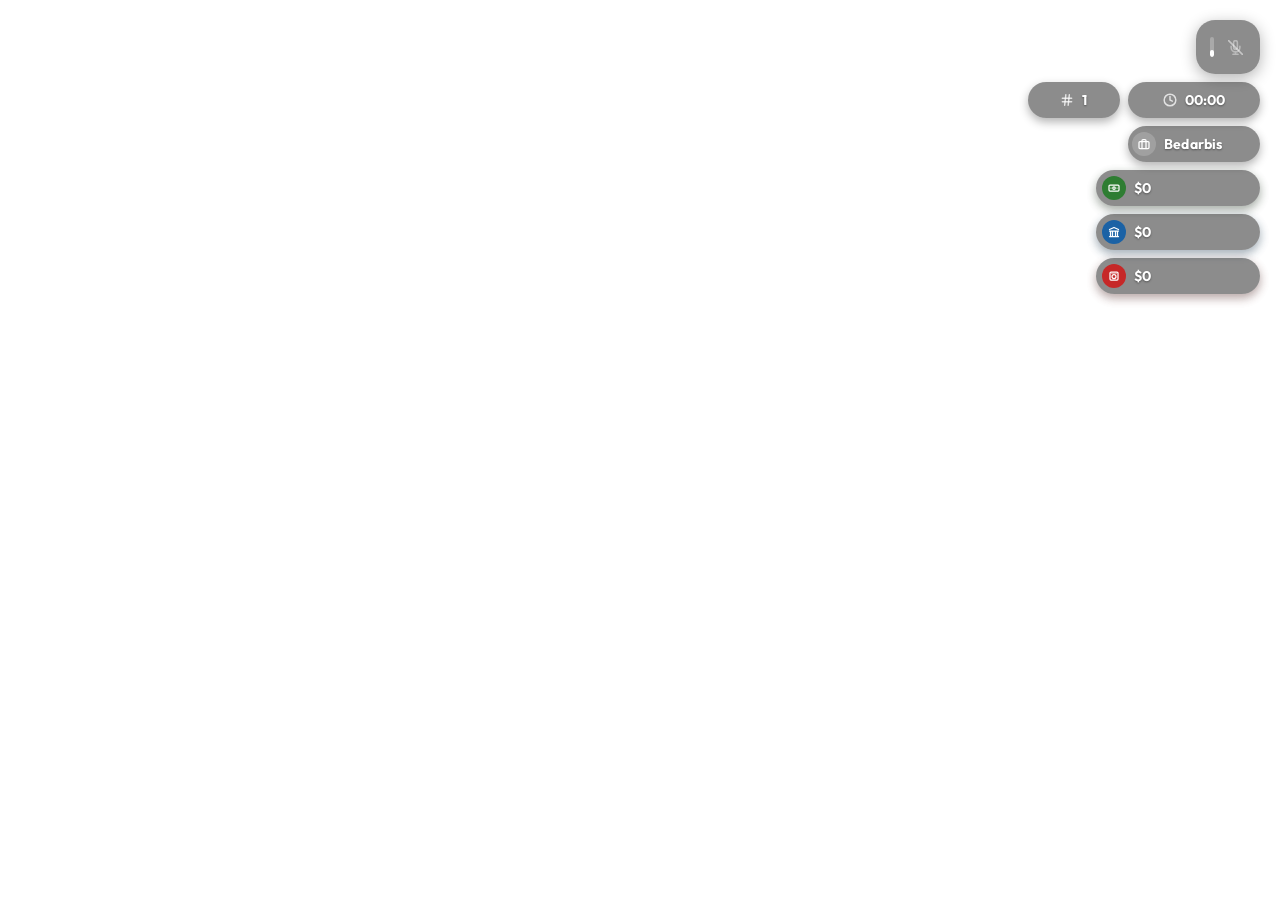
<file: html/index.html>
<!DOCTYPE html>
<html lang="lt">
<head>
    <meta charset="UTF-8">
    <meta name="viewport" content="width=device-width, initial-scale=1.0">
    <title>JG HUD</title>
    <!-- Fonts -->
    <link href="https://fonts.googleapis.com/css2?family=Outfit:wght@300;400;500;600;700&family=Inter:wght@400;500;600&display=swap" rel="stylesheet">
    <!-- Stylesheet -->
    <link rel="stylesheet" href="style.css">
</head>
<body>
    <!-- HUD container on Top Right -->
    <div id="hud-container">
        <!-- Voice Row (Without Profile Avatar) -->
        <div class="hud-row" id="voice-row">
            <!-- Equalizer waves when talking (placed next to card) -->
            <div class="sound-waves" id="sound-waves">
                <span class="wave-bar"></span>
                <span class="wave-bar"></span>
                <span class="wave-bar"></span>
                <span class="wave-bar"></span>
            </div>

            <div class="voice-container glass-card">
                <!-- Voice Level Indicator (Vertical Bar) -->
                <div class="voice-level" id="voice-level">
                    <div class="voice-level-fill" id="voice-level-fill"></div>
                </div>
                <!-- Microphone Icon -->
                <div class="voice-mic-box">
                    <svg id="mic-svg" class="mic-icon muted" viewBox="0 0 24 24" fill="none" stroke="currentColor" stroke-width="2.5" stroke-linecap="round" stroke-linejoin="round">
                        <!-- Muted state with slash by default -->
                        <path class="mic-body" d="M12 1a3 3 0 0 0-3 3v8a3 3 0 0 0 6 0V4a3 3 0 0 0-3-3z"/>
                        <path class="mic-stand" d="M19 10v2a7 7 0 0 1-14 0v-2M12 19v4M8 23h8"/>
                        <line class="mic-slash" x1="1" y1="1" x2="23" y2="23" />
                    </svg>
                </div>
            </div>
        </div>

        <!-- ID and Time Row (Side by side) -->
        <div class="hud-row split-row">
            <!-- ID Pill -->
            <div class="hud-pill glass-card shrink" id="id-pill">
                <svg viewBox="0 0 24 24" class="icon-svg-no-bg" fill="none" stroke="currentColor" stroke-width="2.5" stroke-linecap="round" stroke-linejoin="round">
                    <line x1="4" y1="9" x2="20" y2="9"></line>
                    <line x1="4" y1="15" x2="20" y2="15"></line>
                    <line x1="10" y1="3" x2="8" y2="21"></line>
                    <line x1="16" y1="3" x2="14" y2="21"></line>
                </svg>
                <span id="player-id">1</span>
            </div>
            <!-- Time Pill -->
            <div class="hud-pill glass-card expand-time" id="time-pill">
                <svg viewBox="0 0 24 24" class="icon-svg-no-bg" fill="none" stroke="currentColor" stroke-width="2.5" stroke-linecap="round" stroke-linejoin="round">
                    <circle cx="12" cy="12" r="10"></circle>
                    <polyline points="12 6 12 12 16 14"></polyline>
                </svg>
                <span id="server-time">00:00</span>
            </div>
        </div>

        <!-- Job Row -->
        <div class="hud-row">
            <div class="hud-pill glass-card job-pill" id="job-pill">
                <div class="icon-wrapper icon-grey-bg">
                    <svg viewBox="0 0 24 24" class="icon-svg" fill="none" stroke="currentColor" stroke-width="2.5" stroke-linecap="round" stroke-linejoin="round">
                        <rect x="2" y="7" width="20" height="14" rx="2" ry="2"></rect>
                        <path d="M16 21V5a2 2 0 0 0-2-2h-4a2 2 0 0 0-2 2v16"></path>
                    </svg>
                </div>
                <span id="player-job">Bedarbis</span>
            </div>
        </div>

        <!-- Cash Row (Stacked vertically) -->
        <div class="hud-row">
            <div class="hud-pill glass-card money-pill cash-pill" id="cash-pill">
                <div class="icon-wrapper icon-green">
                    <svg viewBox="0 0 24 24" class="icon-svg" fill="none" stroke="currentColor" stroke-width="2.5" stroke-linecap="round" stroke-linejoin="round">
                        <rect x="2" y="6" width="20" height="12" rx="2"></rect>
                        <circle cx="12" cy="12" r="2.5"></circle>
                        <line x1="6" y1="12" x2="6" y2="12.01"></line>
                        <line x1="18" y1="12" x2="18" y2="12.01"></line>
                    </svg>
                </div>
                <span id="player-cash">$0</span>
            </div>
        </div>

        <!-- Bank Row (Stacked vertically) -->
        <div class="hud-row">
            <div class="hud-pill glass-card money-pill bank-pill" id="bank-pill">
                <div class="icon-wrapper icon-blue">
                    <svg viewBox="0 0 24 24" class="icon-svg" fill="none" stroke="currentColor" stroke-width="2.5" stroke-linecap="round" stroke-linejoin="round">
                        <path d="M3 21h18M3 10h18M3 7l9-4 9 4M5 10v11M9 10v11M15 10v11M19 10v11"></path>
                    </svg>
                </div>
                <span id="player-bank">$0</span>
            </div>
        </div>

        <!-- Dirty Money Row (Stacked vertically, hidden if $0) -->
        <div class="hud-row" id="dirty-money-row">
            <div class="hud-pill glass-card money-pill dirty-pill" id="dirty-pill">
                <div class="icon-wrapper icon-red">
                    <svg viewBox="0 0 24 24" class="icon-svg" fill="none" stroke="currentColor" stroke-width="2.5" stroke-linecap="round" stroke-linejoin="round">
                        <rect x="4" y="4" width="16" height="16" rx="2"></rect>
                        <circle cx="12" cy="13" r="4"></circle>
                        <line x1="8" y1="7" x2="8" y2="7.01"></line>
                        <line x1="12" y1="7" x2="12" y2="7.01"></line>
                        <line x1="16" y1="7" x2="16" y2="7.01"></line>
                    </svg>
                </div>
                <span id="player-dirty">$0</span>
            </div>
        </div>
    </div>

    <!-- Location HUD (Bottom-left corner, floats dynamically above minimap) -->
    <div id="location-hud" class="location-hidden">
        <!-- Direction indicator badge (NW, SE, etc.) -->
        <div class="location-badge">
            <span id="loc-direction">N</span>
        </div>
        <!-- Street & Zone details -->
        <div class="location-info">
            <div id="loc-street" class="location-street">Kraunasi...</div>
            <div id="loc-details" class="location-details">Laukiama GPS signalo</div>
        </div>
    </div>

    <!-- Speedometer (Bottom-right corner) -->
    <div id="speedometer" class="speedo-hidden">
        <svg class="speedo-ring" viewBox="0 0 100 100">
            <!-- Nested Solid Gas Pump Icon (Inside SVG for perfect alignment & scale) -->
            <svg id="speedo-fuel-icon" class="speedo-svg-icon" x="19" y="4" width="8" height="8" viewBox="0 0 24 24" fill="currentColor">
                <path d="M19.5 5.5v13c0 .83-.67 1.5-1.5 1.5h-1v-2H10v2H9c-.83 0-1.5-.67-1.5-1.5v-13C7.5 4.67 8.17 4 9 4h8c.83 0 1.5.67 1.5 1.5zM12 9h3V7h-3v2zm6 10.5c0-.28-.22-.5-.5-.5h-7c-.28 0-.5.22-.5.5v.5h8v-.5z"/>
                <path d="M19.5 8.5c1.1 0 2 .9 2 2v2c0 .55-.45 1-1 1s-1-.45-1-1v-2h-2V9.5c0-.55.45-1 1-1s1 .45 1 0z"/>
            </svg>

            <!-- Nested Solid Check Engine Icon (Inside SVG for perfect alignment & scale) -->
            <svg id="speedo-engine-icon" class="speedo-svg-icon" x="73" y="4" width="8" height="8" viewBox="0 0 24 24" fill="currentColor">
                <path d="M19 8.5V7a1 1 0 0 0-1-1h-2.5V4.5a1 1 0 0 0-1-1h-3a1 1 0 0 0-1 1V6H8a1 1 0 0 0-1 1v1.5H5.5A1.5 1.5 0 0 0 4 10v4a1.5 1.5 0 0 0 1.5 1.5H7v2a1 1 0 0 0 1 1h8a1 1 0 0 0 1-1v-2h1.5A1.5 1.5 0 0 0 20 14v-4a1.5 1.5 0 0 0-1-1.5zM18 13.5H6v-3h12v3z"/>
            </svg>

            <!-- Fuel Outer Arc (Left) -->
            <circle class="speedo-outer-track fuel-track" cx="50" cy="50" r="46" />
            <circle id="fuel-fill" class="speedo-outer-fill fuel-fill" cx="50" cy="50" r="46" />

            <!-- Engine Outer Arc (Right) -->
            <circle class="speedo-outer-track engine-track" cx="50" cy="50" r="46" />
            <circle id="engine-fill" class="speedo-outer-fill engine-fill" cx="50" cy="50" r="46" />

            <!-- RPM Circular Track (Center) -->
            <circle class="speedo-track" cx="50" cy="50" r="40" />
            <circle id="rpm-fill" class="speedo-fill" cx="50" cy="50" r="40" />
        </svg>

        <div class="speedo-content">
            <!-- Gear Circle -->
            <div class="speedo-gear-circle">
                <span id="speedo-gear">N</span>
            </div>
            <!-- Speed Value -->
            <div id="speedo-val" class="speedo-speed">0</div>
            <!-- Unit -->
            <div class="speedo-unit">KMH</div>
            <!-- Odometer -->
            <div id="speedo-odo" class="speedo-odometer">000000 KM</div>
        </div>
    </div>

    <!-- Script -->
    <script src="script.js"></script>
</body>
</html>
</file>
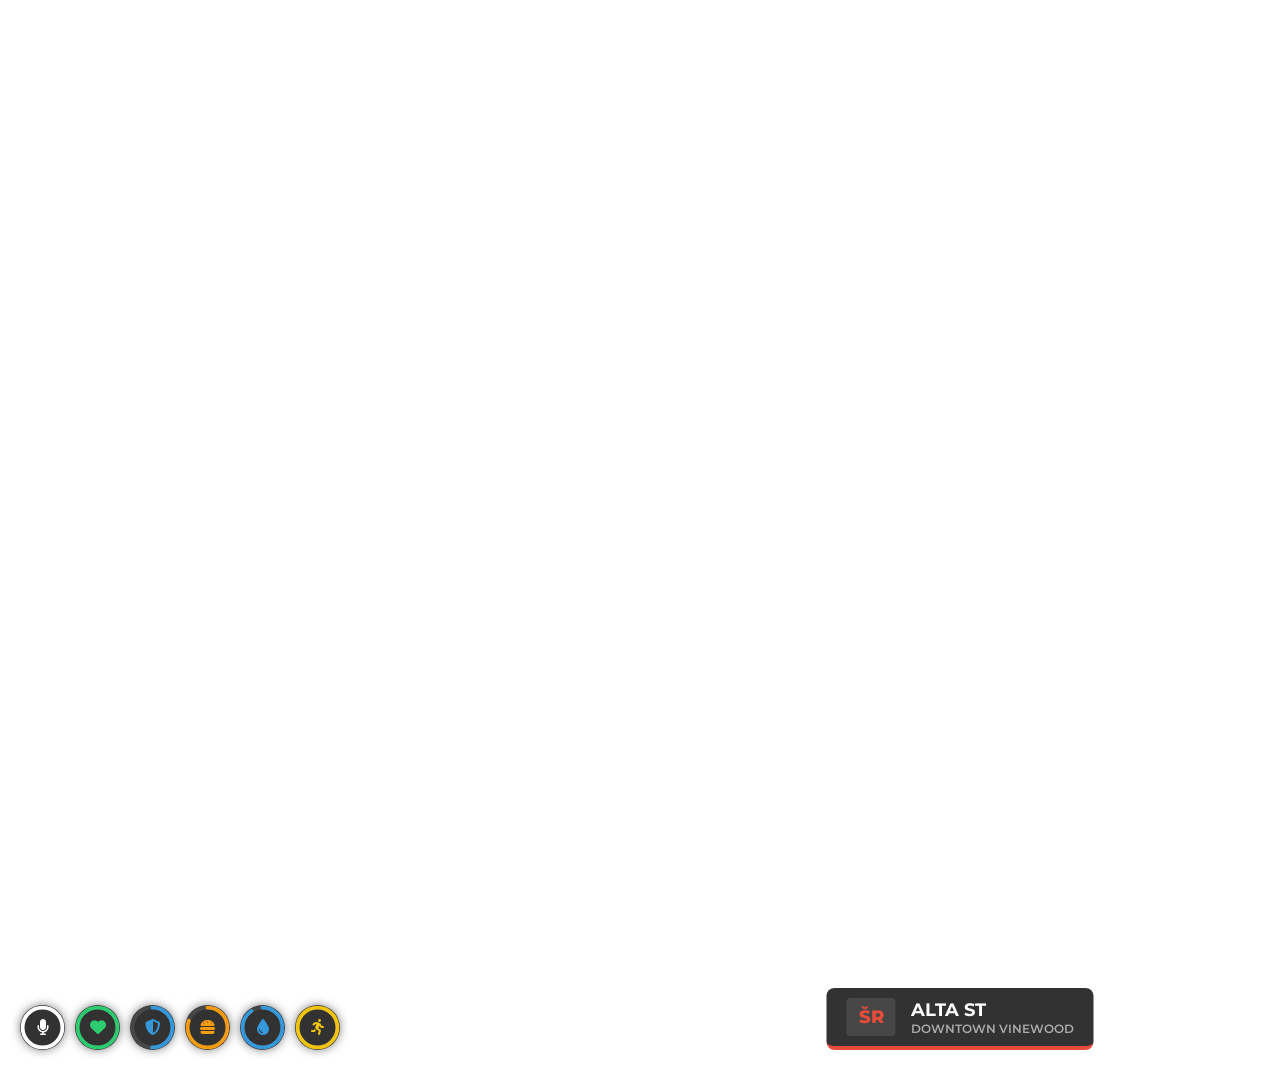
<file: hud/index.html>
<!DOCTYPE html>
<html lang="lt">
<head>
    <meta charset="UTF-8">
    <meta name="viewport" content="width=device-width, initial-scale=1.0">
    <title>FiveM ESX HUD Preview</title>
    <link rel="stylesheet" href="style.css">
    <link href="https://cdnjs.cloudflare.com/ajax/libs/font-awesome/6.4.0/css/all.min.css" rel="stylesheet">
    <link href="https://fonts.googleapis.com/css2?family=Montserrat:wght@400;600;700;800&display=swap" rel="stylesheet">
</head>
<body>
    <div id="hud-container">
        <!-- Top Right: Server Info & Player Stats -->
        <div class="top-right">
            <div class="server-info">
                <div class="server-logo">
                    <i class="fa-solid fa-server"></i> VRP.LT
                </div>
                <div class="server-details">
                    <span class="player-id"><i class="fa-solid fa-id-card"></i> ID: 60</span>
                    <span class="players-online"><i class="fa-solid fa-users"></i> 145/200</span>
                </div>
            </div>

            <div class="player-economy">
                <div class="money-item cash">
                    <i class="fa-solid fa-wallet"></i> $15,000
                </div>
                <div class="money-item bank">
                    <i class="fa-solid fa-building-columns"></i> $2,500,000
                </div>
                <div class="money-item job">
                    <i class="fa-solid fa-briefcase"></i> Mechanikas - Direktorius
                </div>
            </div>
        </div>

        <!-- Bottom Center: Location & Compass -->
        <div class="bottom-center">
            <div class="compass-container">
                <span class="compass-dir">ŠR</span>
            </div>
            <div class="location-details">
                <div class="street-name">Alta St</div>
                <div class="zone-name">Downtown Vinewood</div>
            </div>
        </div>

        <!-- Bottom Left: Circular Vitals (Health, Armor, Hunger, Thirst, Stamina, Voice) -->
        <div class="bottom-left">
            <!-- Voice -->
            <div class="vital-ring voice">
                <svg viewBox="0 0 36 36" class="circular-chart">
                    <path class="circle-bg" d="M18 2.0845 a 15.9155 15.9155 0 0 1 0 31.831 a 15.9155 15.9155 0 0 1 0 -31.831" />
                    <path class="circle" stroke-dasharray="100, 100" d="M18 2.0845 a 15.9155 15.9155 0 0 1 0 31.831 a 15.9155 15.9155 0 0 1 0 -31.831" />
                </svg>
                <div class="icon"><i class="fa-solid fa-microphone"></i></div>
            </div>
            <!-- Health -->
            <div class="vital-ring health">
                <svg viewBox="0 0 36 36" class="circular-chart">
                    <path class="circle-bg" d="M18 2.0845 a 15.9155 15.9155 0 0 1 0 31.831 a 15.9155 15.9155 0 0 1 0 -31.831" />
                    <path class="circle" stroke-dasharray="100, 100" d="M18 2.0845 a 15.9155 15.9155 0 0 1 0 31.831 a 15.9155 15.9155 0 0 1 0 -31.831" />
                </svg>
                <div class="icon"><i class="fa-solid fa-heart"></i></div>
            </div>
            <!-- Armor -->
            <div class="vital-ring armor">
                <svg viewBox="0 0 36 36" class="circular-chart">
                    <path class="circle-bg" d="M18 2.0845 a 15.9155 15.9155 0 0 1 0 31.831 a 15.9155 15.9155 0 0 1 0 -31.831" />
                    <path class="circle" stroke-dasharray="50, 100" d="M18 2.0845 a 15.9155 15.9155 0 0 1 0 31.831 a 15.9155 15.9155 0 0 1 0 -31.831" />
                </svg>
                <div class="icon"><i class="fa-solid fa-shield-halved"></i></div>
            </div>
            <!-- Hunger -->
            <div class="vital-ring hunger">
                <svg viewBox="0 0 36 36" class="circular-chart">
                    <path class="circle-bg" d="M18 2.0845 a 15.9155 15.9155 0 0 1 0 31.831 a 15.9155 15.9155 0 0 1 0 -31.831" />
                    <path class="circle" stroke-dasharray="80, 100" d="M18 2.0845 a 15.9155 15.9155 0 0 1 0 31.831 a 15.9155 15.9155 0 0 1 0 -31.831" />
                </svg>
                <div class="icon"><i class="fa-solid fa-burger"></i></div>
            </div>
            <!-- Thirst -->
            <div class="vital-ring thirst">
                <svg viewBox="0 0 36 36" class="circular-chart">
                    <path class="circle-bg" d="M18 2.0845 a 15.9155 15.9155 0 0 1 0 31.831 a 15.9155 15.9155 0 0 1 0 -31.831" />
                    <path class="circle" stroke-dasharray="90, 100" d="M18 2.0845 a 15.9155 15.9155 0 0 1 0 31.831 a 15.9155 15.9155 0 0 1 0 -31.831" />
                </svg>
                <div class="icon"><i class="fa-solid fa-droplet"></i></div>
            </div>
            <!-- Stamina -->
            <div class="vital-ring stamina">
                <svg viewBox="0 0 36 36" class="circular-chart">
                    <path class="circle-bg" d="M18 2.0845 a 15.9155 15.9155 0 0 1 0 31.831 a 15.9155 15.9155 0 0 1 0 -31.831" />
                    <path class="circle" stroke-dasharray="100, 100" d="M18 2.0845 a 15.9155 15.9155 0 0 1 0 31.831 a 15.9155 15.9155 0 0 1 0 -31.831" />
                </svg>
                <div class="icon"><i class="fa-solid fa-person-running"></i></div>
            </div>
        </div>
    </div>
</body>
</html>
</file>
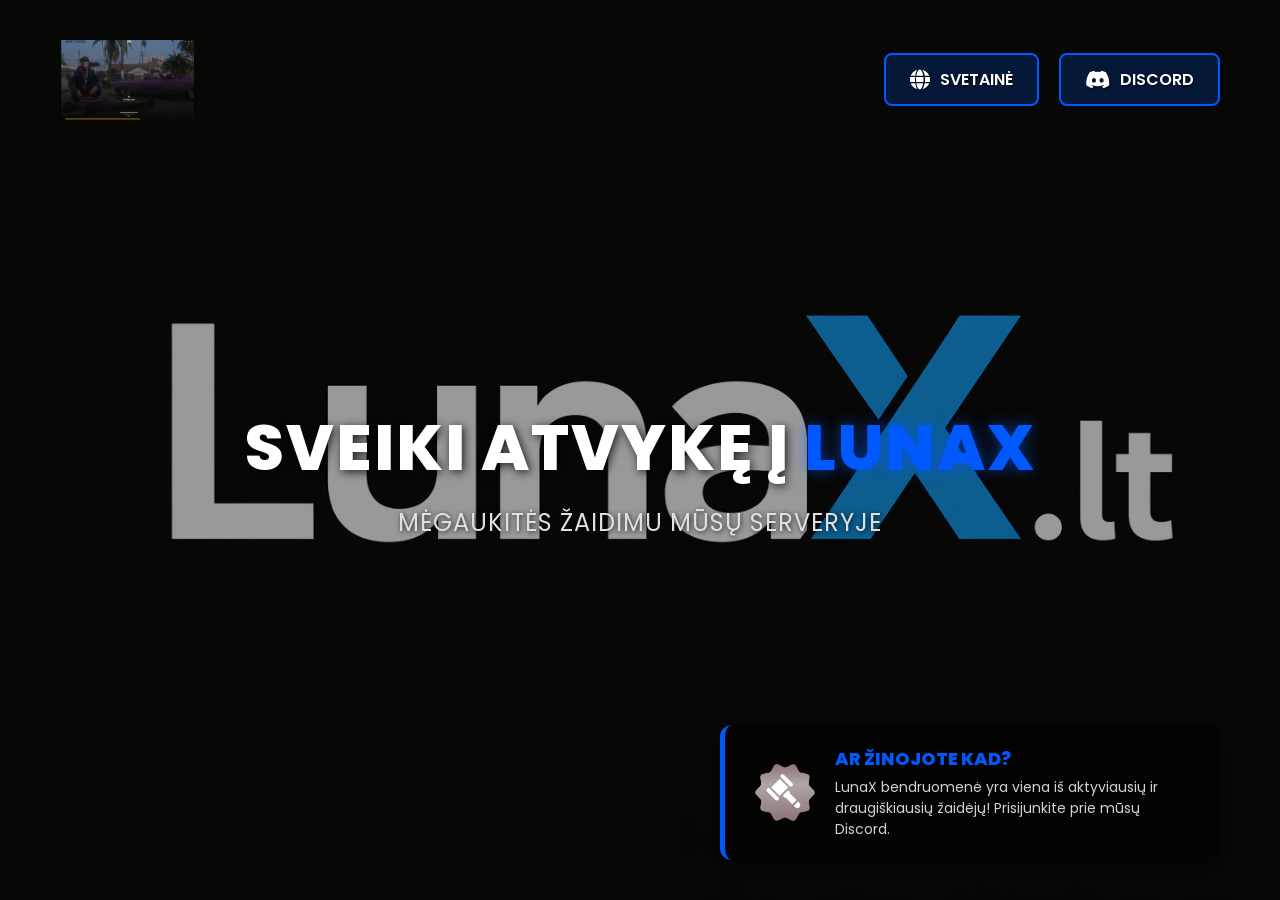
<file: vata-lodingscreanV2/index.html>
<!DOCTYPE html>
<html lang="en">
<head>
    <meta charset="UTF-8">
    <meta name="viewport" content="width=device-width, initial-scale=1.0">
    <title>LunaX Loading Screen</title>
    <link rel="stylesheet" href="style.css">
    <!-- Include a modern font like Poppins as per preferences -->
    <link href="https://fonts.googleapis.com/css2?family=Poppins:wght@400;600;800&display=swap" rel="stylesheet">
    <!-- Font Awesome for Icons -->
    <link rel="stylesheet" href="https://cdnjs.cloudflare.com/ajax/libs/font-awesome/6.4.0/css/all.min.css">
</head>
<body>
    <div class="background-overlay"></div>

    <div class="header">
        <div class="logo-container">
            <img src="assets/logo.png" alt="LunaX Logo" class="logo">
        </div>
        <div class="header-buttons">
            <a href="https://lunax.lt/" class="header-btn website-btn" target="_blank">
                <i class="fas fa-globe"></i> SVETAINĖ
            </a>
            <a href="https://discord.gg/rkh2We4dwb" class="header-btn discord-btn" target="_blank">
                <i class="fab fa-discord"></i> DISCORD
            </a>
        </div>
    </div>

    <div class="main-content">
        <div class="server-info">
            <h1 class="title">SVEIKI ATVYKĘ Į <span class="highlight">LUNAX</span></h1>
            <p class="subtitle">MĖGAUKITĖS ŽAIDIMU MŪSŲ SERVERYJE</p>
        </div>
    </div>

    <div class="footer">
        <div class="did-you-know">
            <img src="assets/icon.png" alt="Did you know icon" class="dyk-icon">
            <div class="dyk-text-container">
                <span class="dyk-title">AR ŽINOJOTE KAD?</span>
                <span class="dyk-fact">LunaX bendruomenė yra viena iš aktyviausių ir draugiškiausių žaidėjų! Prisijunkite prie mūsų Discord.</span>
            </div>
        </div>
    </div>

</body>
</html>
</file>
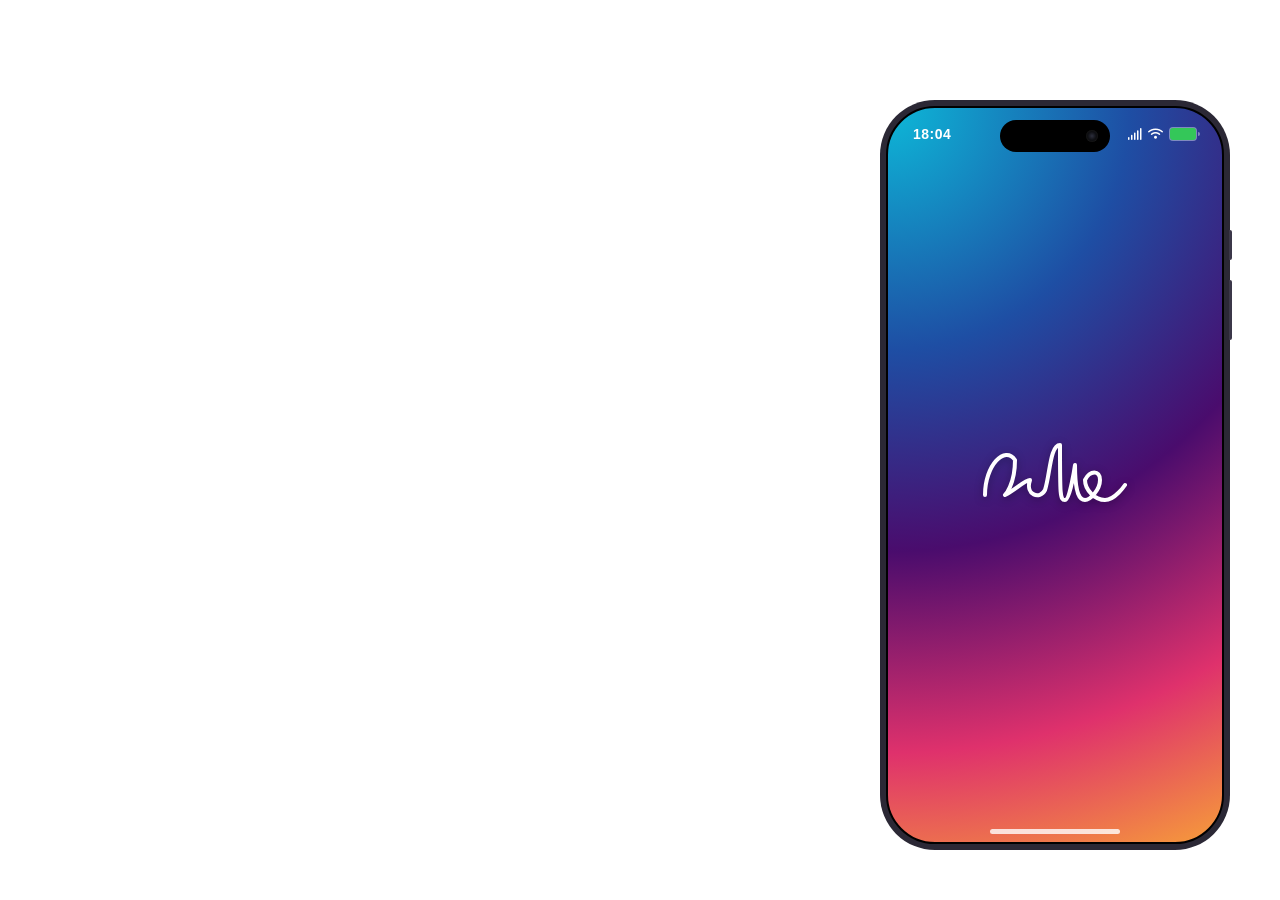
<file: esx_iphone/html/index.html>
<!DOCTYPE html>
<html lang="en">
<head>
    <meta charset="UTF-8">
    <meta name="viewport" content="width=device-width, initial-scale=1.0">
    <title>iPhone ESX</title>
    <link rel="stylesheet" href="style.css">
    <link rel="stylesheet" href="https://cdnjs.cloudflare.com/ajax/libs/font-awesome/6.4.0/css/all.min.css">
</head>
<body>
    <div id="phone-container" style="display: none;">
        <div class="phone-case">
            <div class="screen">
                <div class="dynamic-island">
                    <div class="camera"></div>
                </div>

                <div class="status-bar">
                    <div class="time" id="clock">9:11</div>
                    <div class="icons">
                        <i class="fa-solid fa-signal"></i>
                        <i class="fa-solid fa-wifi"></i>
                        <div class="battery-icon">
                            <div class="battery-level"></div>
                        </div>
                    </div>
                </div>

                <div class="content">
                    <div id="hello-container">
                        <svg class="hello-svg" viewBox="0 0 200 100" xmlns="http://www.w3.org/2000/svg">
                            <!-- "hello" text as a continuous path for drawing animation -->
                            <path class="hello-path" d="M 30,70
                                     C 30,40 50,20 60,35
                                     C 60,60 50,70 50,70
                                     C 60,65 70,55 75,55
                                     C 70,70 85,75 90,65
                                     C 95,50 95,20 105,20
                                     C 105,70 105,75 110,75
                                     C 115,75 120,40 120,40
                                     C 120,70 125,75 130,75
                                     C 135,75 145,65 145,55
                                     C 145,45 135,45 130,55
                                     C 130,65 140,75 150,75
                                     C 160,75 170,60 170,60"
                                  stroke="white" fill="none" stroke-width="4" stroke-linecap="round" stroke-linejoin="round"/>
                        </svg>
                    </div>
                </div>

                <div class="home-indicator"></div>
            </div>
        </div>
    </div>

    <script src="script.js"></script>
</body>
</html>
</file>
<file: html/style.css>
/* Ensure transparent background for the FiveM NUI browser window */
html, body {
    background: transparent !important;
    background-color: transparent !important;
    margin: 0;
    padding: 0;
    overflow: hidden;
    width: 100vw;
    height: 100vh;
    font-family: 'Outfit', 'Inter', sans-serif;
    color: #ffffff;
    user-select: none;
    -webkit-user-drag: none;
}

/* Container aligned to Top Right of screen */
#hud-container {
    position: absolute;
    top: 20px;
    right: 20px;
    display: flex;
    flex-direction: column;
    align-items: flex-end;
    gap: 8px;
    width: auto;
    max-width: 380px;
    z-index: 1000;
}

/* Basic Pill/Card Styling (Translucent dark background, no borders, compact size) */
.glass-card {
    background: rgba(0, 0, 0, 0.45);
    border: none;
    border-radius: 19px;
    box-shadow: 0 4px 15px rgba(0, 0, 0, 0.3);
    display: flex;
    align-items: center;
    justify-content: center;
    padding: 8px 14px;
    height: 38px;
    transition: all 0.2s ease-in-out;
}

/* Row wrapper */
.hud-row {
    display: flex;
    justify-content: flex-end;
    align-items: center;
    width: 100%;
}

/* Spaced row (e.g. side-by-side elements) */
.split-row {
    display: flex;
    gap: 8px;
    width: auto;
}

/* Pill specific widths */
.shrink {
    width: fit-content;
    min-width: 60px;
}

.expand-time {
    width: fit-content;
    min-width: 100px;
}

/* Voice Container Card (Sleek, matching other pills height, no avatar) */
.voice-container {
    border-radius: 19px;
    padding: 8px 14px;
    height: 38px;
    display: flex;
    align-items: center;
    gap: 10px;
    background: rgba(0, 0, 0, 0.45);
    box-shadow: 0 4px 15px rgba(0, 0, 0, 0.3);
}

/* Equalizer waves when talking (positioned left of card) */
.sound-waves {
    display: none; /* Hidden by default */
    align-items: center;
    gap: 3px;
    height: 20px;
    margin-right: 12px;
}

.sound-waves.talking {
    display: flex;
}

.wave-bar {
    width: 3px;
    height: 4px;
    background-color: #4ade80; /* bright green waves */
    border-radius: 1.5px;
    animation: quiet 0.3s ease-in-out infinite alternate;
}

.wave-bar:nth-child(2) {
    animation-name: loud;
    animation-delay: 0.1s;
}

.wave-bar:nth-child(3) {
    animation-name: loud;
    animation-delay: 0.2s;
}

.wave-bar:nth-child(4) {
    animation-name: quiet;
    animation-delay: 0.15s;
}

@keyframes quiet {
    0% { height: 4px; }
    100% { height: 12px; }
}

@keyframes loud {
    0% { height: 6px; }
    100% { height: 22px; }
}

/* Voice Range Indicator Capsule */
.voice-level {
    width: 4px;
    height: 20px;
    background-color: rgba(255, 255, 255, 0.25);
    border-radius: 2px;
    overflow: hidden;
    position: relative;
}

.voice-level-fill {
    width: 100%;
    height: 33%;
    background-color: #ffffff;
    position: absolute;
    bottom: 0;
    border-radius: 2px;
    transition: height 0.15s ease, background-color 0.15s ease;
}

/* Microphone Box & SVG */
.voice-mic-box {
    display: flex;
    align-items: center;
    justify-content: center;
    width: 22px;
    height: 22px;
}

.mic-icon {
    width: 15px;
    height: 15px;
    color: rgba(255, 255, 255, 0.7);
    transition: color 0.2s ease, transform 0.2s ease;
}

/* Toggle microphone slash visibility */
.mic-icon.talking {
    color: #4ade80; /* green when talking */
}

.mic-icon.talking .mic-slash {
    display: none;
}

.mic-icon.muted .mic-slash {
    display: block;
    color: rgba(255, 255, 255, 0.5);
}

.mic-icon.muted {
    color: rgba(255, 255, 255, 0.4);
}

/* Pills Formatting (Centered text and icons using flexbox, standardized dimensions) */
.hud-pill {
    font-size: 14px;
    font-weight: 700;
    gap: 8px;
    padding: 0 16px;
    border-radius: 18px;
    border: none;
    height: 36px;
    box-shadow: 0 4px 10px rgba(0, 0, 0, 0.3);
    display: inline-flex;
    align-items: center;
    justify-content: center;
}

.hud-pill span {
    font-family: 'Outfit', sans-serif;
    color: #ffffff;
    letter-spacing: 0.2px;
    text-shadow: 0 1px 2px rgba(0, 0, 0, 0.4);
}

/* Inline SVGs styles */
.icon-svg-no-bg {
    width: 14px;
    height: 14px;
    color: rgba(255, 255, 255, 0.75);
    flex-shrink: 0;
}

.icon-svg {
    width: 12px;
    height: 12px;
    color: #ffffff;
    flex-shrink: 0;
}

/* Solid background circles for icons */
.icon-wrapper {
    display: flex;
    align-items: center;
    justify-content: center;
    width: 24px;
    height: 24px;
    border-radius: 50%;
    flex-shrink: 0;
    margin-left: -6px; /* pulls icon slightly left for nice padding */
}

/* Icon backgrounds matching reference HUD colors */
.icon-green {
    background-color: #2e7d32; /* solid dark green */
}

.icon-blue {
    background-color: #1b62a5; /* solid dark blue */
}

.icon-red {
    background-color: #c62828; /* solid dark red */
}

.icon-grey-bg {
    background-color: rgba(255, 255, 255, 0.18); /* translucent grey */
}

/* Job Pill (aligned to right, scales automatically) */
.job-pill {
    width: auto;
    min-width: 110px;
    max-width: 100%;
    justify-content: flex-start;
    padding: 0 12px 0 10px;
}

/* Money Pills stacked vertically with identical width and left-aligned icons */
.money-pill {
    width: 140px; /* Identical width for cash/bank/dirty money */
    justify-content: flex-start; /* Align icon left, text right */
    padding: 0 12px;
    background: rgba(0, 0, 0, 0.45); /* translucent black */
}

.cash-pill {
    box-shadow: 0 4px 12px rgba(46, 125, 50, 0.1), 0 4px 10px rgba(0, 0, 0, 0.3);
}

.bank-pill {
    box-shadow: 0 4px 12px rgba(33, 150, 243, 0.1), 0 4px 10px rgba(0, 0, 0, 0.3);
}

.dirty-pill {
    box-shadow: 0 4px 12px rgba(244, 67, 54, 0.1), 0 4px 10px rgba(0, 0, 0, 0.3);
}

/* Dirty money row animations */
#dirty-money-row {
    transition: opacity 0.3s ease, transform 0.3s ease, max-height 0.3s ease;
    max-height: 40px;
    opacity: 1;
}

#dirty-money-row.hidden {
    opacity: 0;
    max-height: 0;
    transform: translateY(-8px);
    overflow: hidden;
    pointer-events: none;
    margin-top: -8px;
}

/* SPEEDOMETER STYLING (Bottom-right corner, Cleaned Layout) */
#speedometer {
    position: absolute;
    right: 30px;
    bottom: 30px;
    width: 195px;
    height: 195px;
    display: flex;
    align-items: center;
    justify-content: center;
    background: rgba(0, 0, 0, 0.45);
    border-radius: 50%;
    box-shadow: 0 4px 22px rgba(0, 0, 0, 0.45);
    transition: opacity 0.3s cubic-bezier(0.25, 0.8, 0.25, 1), transform 0.3s cubic-bezier(0.25, 0.8, 0.25, 1);
    opacity: 1;
    transform: scale(1);
    pointer-events: none;
}

#speedometer.speedo-hidden {
    opacity: 0;
    transform: scale(0.85) translateY(15px);
}

/* Floating Fuel & Engine Icons (Nested inside main SVG for perfect scaling & alignment) */
.speedo-svg-icon {
    color: rgba(255, 255, 255, 0.85); /* Solid bright white/grey */
    transition: color 0.3s ease, filter 0.3s ease;
}

/* Warning states for low fuel / engine damage (blinking red/orange) */
.speedo-svg-icon.warning {
    color: #ff4d4d !important;
    filter: drop-shadow(0 0 5px rgba(255, 77, 77, 0.95));
    animation: speedo-blink 1s infinite alternate;
}

@keyframes speedo-blink {
    0% { opacity: 0.3; }
    100% { opacity: 1; }
}

.speedo-ring {
    width: 100%;
    height: 100%;
}

/* Main Inner RPM Track (Center) */
.speedo-track {
    fill: none;
    stroke: rgba(255, 255, 255, 0.15);
    stroke-width: 5.5;
    stroke-linecap: round;
    stroke-dasharray: 188 251; /* 270 degrees arc length for r=40 */
    transform: rotate(135deg);
    transform-origin: 50px 50px;
}

.speedo-fill {
    fill: none;
    stroke: #ffffff;
    stroke-width: 6;
    stroke-linecap: round;
    stroke-dasharray: 0 251; /* Controlled dynamically by JS (0 to 188) */
    transform: rotate(135deg);
    transform-origin: 50px 50px;
    transition: stroke-dasharray 0.08s linear;
}

/* Outer Concentric Arcs (Fuel & Engine) */
.speedo-outer-track {
    fill: none;
    stroke: rgba(255, 255, 255, 0.12);
    stroke-width: 3.5;
    stroke-linecap: round;
}

.speedo-outer-fill {
    fill: none;
    stroke: #ffffff;
    stroke-width: 4;
    stroke-linecap: round;
    transition: stroke-dasharray 0.3s ease;
}

/* Left Arc: Fuel Level */
.fuel-track, .fuel-fill {
    stroke-dasharray: 88 289; /* 110 degrees for r=46 */
    transform: rotate(125deg); /* Spans bottom-left to top-left */
    transform-origin: 50px 50px;
}

/* Right Arc: Engine Health */
.engine-track, .engine-fill {
    stroke-dasharray: 88 289; /* 110 degrees for r=46 */
    transform: rotate(-55deg); /* Spans bottom-right to top-right */
    transform-origin: 50px 50px;
}

/* Color overrides for active outer arcs */
.fuel-fill {
    stroke: #4ade80; /* green active fuel fill */
}

.engine-fill {
    stroke: #63b3ed; /* light blue engine fill */
}

/* Engine fill turns orange/red when damaged */
.engine-fill.warning {
    stroke: #f6ad55; /* orange warning fill */
}

.engine-fill.danger {
    stroke: #fc8181; /* red danger fill */
}

.speedo-content {
    position: absolute;
    display: flex;
    flex-direction: column;
    align-items: center;
    justify-content: space-between;
    width: 100%;
    height: 100%;
    padding: 15px 0;
}

/* Gear indicator circle pushed down to create a clean gap from the RPM ring track */
.speedo-gear-circle {
    width: 34px;
    height: 34px;
    background-color: #ffffff;
    color: #000000;
    border-radius: 50%;
    font-size: 16px;
    font-weight: 900;
    display: flex;
    align-items: center;
    justify-content: center;
    margin-top: 26px; /* Gap between it and the top RPM path is preserved */
    box-shadow: 0 2px 6px rgba(0, 0, 0, 0.35);
}

/* Speed value in the center */
.speedo-speed {
    font-size: 60px;
    font-weight: 800;
    line-height: 1;
    color: #ffffff;
    margin-top: 0px;
    text-shadow: 0 1px 3px rgba(0, 0, 0, 0.5);
}

/* KMH label under speed */
.speedo-unit {
    font-size: 14px;
    font-weight: 800;
    color: rgba(255, 255, 255, 0.65);
    margin-top: -6px;
    letter-spacing: 0.8px;
    text-transform: uppercase;
}

/* Digital Odometer at the bottom */
.speedo-odometer {
    font-size: 11px;
    font-family: 'Inter', monospace;
    font-weight: 700;
    color: #ffffff;
    background-color: rgba(0, 0, 0, 0.5);
    padding: 4px 12px;
    border-radius: 12px;
    margin-bottom: 12px;
    letter-spacing: 0.5px;
    box-shadow: inset 0 0 3px rgba(0, 0, 0, 0.6);
}

/* LOCATION HUD STYLING (Fixed at bottom-left above custom minimaps) */
#location-hud {
    position: absolute;
    display: flex;
    align-items: center;
    gap: 12px;
    background: rgba(0, 0, 0, 0.65); /* Tamsesnis peršviečiamas fonas atsižvelgiant į nuotrauką */
    border-radius: 12px;
    padding: 10px 14px;
    box-shadow: 0 4px 15px rgba(0, 0, 0, 0.3);
    transition: opacity 0.3s ease, transform 0.3s ease;
    opacity: 1;
    transform: translateY(0);
    z-index: 999;
    pointer-events: none;

    /* Pataisyta pagal atnaujintas x ašies minimapo koordinates bei naudotojo prašymus (plotis buvo 12.8vw praeitame iteravime, o x 0) */
    left: 1.5vw;
    bottom: 21vh; /* Pakelta nuo 20vh / 20.5vh siekiant idealiai atskirti nuo paties radar teksto/borderio */
    width: 12.8vw;
    box-sizing: border-box;
}

#location-hud.location-hidden {
    opacity: 0;
    transform: translateY(10px);
}

.location-badge {
    background: #ffffff;
    color: #000000;
    width: 32px;
    height: 32px;
    border-radius: 6px; /* Apatinės/viršutinės pusės radaras labiau kvadratinis - keičiame */
    display: flex;
    align-items: center;
    justify-content: center;
    font-size: 14px;
    font-weight: 800;
    flex-shrink: 0;
    box-shadow: 0 2px 5px rgba(0, 0, 0, 0.2);
}

.location-info {
    display: flex;
    flex-direction: column;
    justify-content: center;
    overflow: hidden;
}

.location-street {
    font-size: 14px; /* Slightly smaller to prevent wrap */
    font-weight: 700;
    color: #ffffff;
    line-height: 1.2;
    text-shadow: 0 1px 2px rgba(0,0,0,0.4);
    white-space: nowrap;
    overflow: hidden;
    text-overflow: ellipsis;
}

.location-details {
    font-size: 11px;
    font-weight: 500;
    color: rgba(255, 255, 255, 0.65);
    line-height: 1.2;
    margin-top: 1px;
    text-shadow: 0 1px 2px rgba(0,0,0,0.4);
    white-space: nowrap;
    overflow: hidden;
    text-overflow: ellipsis;
}
</file>
<file: hud/style.css>
* {
    margin: 0;
    padding: 0;
    box-sizing: border-box;
}

body {
    background-color: transparent; /* For actual FiveM integration */
    background: url('https://files.fivem.net/images/fivem-bg.jpg') no-repeat center center fixed; /* Placeholder background for preview */
    background-size: cover;
    font-family: 'Montserrat', sans-serif;
    width: 1920px;
    height: 1080px;
    overflow: hidden;
    color: white;
}

#hud-container {
    width: 100%;
    height: 100%;
    position: relative;
}

/* ================================
   Top Right: Server Info & Economy
================================ */
.top-right {
    position: absolute;
    top: 20px;
    right: 20px;
    display: flex;
    flex-direction: column;
    align-items: flex-end;
    gap: 10px;
}

.server-info {
    display: flex;
    flex-direction: column;
    align-items: flex-end;
    background: rgba(15, 15, 15, 0.85);
    padding: 12px 16px;
    border-radius: 8px;
    border-right: 4px solid #3498db;
    min-width: 200px;
}

.server-logo {
    font-size: 24px;
    font-weight: 800;
    letter-spacing: 2px;
    color: #3498db;
    margin-bottom: 5px;
    text-transform: uppercase;
    text-shadow: 1px 1px 2px rgba(0,0,0,0.8);
}

.server-details {
    display: flex;
    gap: 15px;
    font-size: 14px;
    font-weight: 600;
    color: #ddd;
}

.player-economy {
    display: flex;
    flex-direction: column;
    align-items: flex-end;
    gap: 8px;
}

.money-item {
    background: rgba(15, 15, 15, 0.85);
    padding: 8px 14px;
    border-radius: 6px;
    font-size: 16px;
    font-weight: 700;
    display: flex;
    align-items: center;
    gap: 10px;
}

.money-item.cash { border-right: 4px solid #2ecc71; color: #2ecc71; }
.money-item.bank { border-right: 4px solid #3498db; color: #3498db; }
.money-item.job { border-right: 4px solid #f1c40f; color: #f1c40f; font-size: 14px; }

.money-item i {
    color: white;
    opacity: 0.8;
}

/* ================================
   Bottom Center: Location
================================ */
.bottom-center {
    position: absolute;
    bottom: 30px;
    left: 50%;
    transform: translateX(-50%);
    display: flex;
    align-items: center;
    gap: 15px;
    background: rgba(15, 15, 15, 0.85);
    padding: 10px 20px;
    border-radius: 8px;
    border-bottom: 4px solid #e74c3c;
}

.compass-container {
    background: rgba(255, 255, 255, 0.1);
    padding: 8px 12px;
    border-radius: 4px;
    font-weight: 800;
    font-size: 18px;
    color: #e74c3c;
}

.location-details {
    display: flex;
    flex-direction: column;
}

.street-name {
    font-size: 18px;
    font-weight: 700;
    text-transform: uppercase;
}

.zone-name {
    font-size: 12px;
    color: #aaa;
    font-weight: 600;
    text-transform: uppercase;
}

/* ================================
   Bottom Left: Circular Vitals
================================ */
.bottom-left {
    position: absolute;
    bottom: 30px;
    left: 20px;
    display: flex;
    gap: 10px;
}

.vital-ring {
    position: relative;
    width: 45px;
    height: 45px;
    background: rgba(15, 15, 15, 0.85);
    border-radius: 50%;
    display: flex;
    justify-content: center;
    align-items: center;
    box-shadow: 0 0 10px rgba(0,0,0,0.5);
}

.circular-chart {
    display: block;
    position: absolute;
    top: 0;
    left: 0;
    width: 100%;
    height: 100%;
}

.circle-bg {
    fill: none;
    stroke: rgba(255, 255, 255, 0.1);
    stroke-width: 3;
}

.circle {
    fill: none;
    stroke-width: 3;
    stroke-linecap: round;
}

.icon {
    position: absolute;
    font-size: 16px;
    z-index: 2;
    color: white;
}

/* Colors for specific vitals */
.vital-ring.voice .circle { stroke: #fff; }
.vital-ring.voice .icon { color: #fff; }

.vital-ring.health .circle { stroke: #2ecc71; }
.vital-ring.health .icon { color: #2ecc71; }

.vital-ring.armor .circle { stroke: #3498db; }
.vital-ring.armor .icon { color: #3498db; }

.vital-ring.hunger .circle { stroke: #f39c12; }
.vital-ring.hunger .icon { color: #f39c12; }

.vital-ring.thirst .circle { stroke: #3498db; }
.vital-ring.thirst .icon { color: #3498db; }

.vital-ring.stamina .circle { stroke: #f1c40f; }
.vital-ring.stamina .icon { color: #f1c40f; }
</file>
<file: vata-lodingscreanV2/style.css>
* {
    margin: 0;
    padding: 0;
    box-sizing: border-box;
}

body, html {
    width: 100%;
    height: 100%;
    overflow: hidden;
    font-family: 'Poppins', sans-serif;
    color: #ffffff;
}

/* Background image directly from the requested PNG, fullscreen */
body {
    background-image: url('assets/background.png');
    background-size: cover;
    background-position: center;
    background-repeat: no-repeat;
}

/* Add a slight dark overlay to make text more readable without structural lines */
.background-overlay {
    position: absolute;
    top: 0;
    left: 0;
    width: 100%;
    height: 100%;
    background: rgba(0, 0, 0, 0.4);
    z-index: 1;
}

.header, .main-content, .footer {
    position: relative;
    z-index: 10;
}

/* Header contains Logo and Buttons */
.header {
    display: flex;
    justify-content: space-between;
    align-items: center;
    padding: 40px 60px;
}

.logo-container {
    display: flex;
    align-items: center;
}

.logo {
    max-height: 80px; /* Resize properly to avoid huge sizes */
    object-fit: contain;
}

.header-buttons {
    display: flex;
    gap: 20px;
}

.header-btn {
    text-decoration: none;
    color: #fff;
    padding: 12px 24px;
    border-radius: 8px;
    font-weight: 600;
    font-size: 16px;
    display: flex;
    align-items: center;
    gap: 10px;
    transition: all 0.3s ease;
    background-color: rgba(0, 89, 255, 0.2); /* Standard Blue tint instead of yellow */
    border: 2px solid #0059ff; /* Standard Blue */
    text-shadow: 1px 1px 2px rgba(0,0,0,0.8);
}

.header-btn:hover {
    background-color: #0059ff; /* Standard Blue */
    box-shadow: 0 0 15px rgba(0, 89, 255, 0.6);
}

.header-btn i {
    font-size: 20px;
}

/* Main Content Center Text */
.main-content {
    display: flex;
    flex-direction: column;
    justify-content: center;
    align-items: center;
    height: calc(100vh - 280px); /* Adjust based on header and footer height */
    text-align: center;
}

.title {
    font-size: 64px;
    font-weight: 800;
    letter-spacing: 2px;
    margin-bottom: 10px;
    text-shadow: 2px 2px 10px rgba(0,0,0,0.8);
}

.highlight {
    color: #0059ff; /* Standard Blue instead of yellow */
    text-shadow: 0 0 15px rgba(0, 89, 255, 0.6);
}

.subtitle {
    font-size: 24px;
    font-weight: 400;
    letter-spacing: 1px;
    color: #e0e0e0;
    text-shadow: 1px 1px 5px rgba(0,0,0,0.8);
}

/* Footer & Did you know section */
.footer {
    position: absolute;
    bottom: 40px;
    right: 60px;
    display: flex;
    justify-content: flex-end;
    width: 100%;
}

.did-you-know {
    display: flex;
    align-items: center;
    background: rgba(0, 0, 0, 0.6);
    padding: 20px 30px;
    border-radius: 12px;
    border-left: 5px solid #0059ff; /* Standard Blue border instead of yellow */
    max-width: 500px;
    gap: 20px;
    box-shadow: 0 10px 30px rgba(0,0,0,0.5);
}

.dyk-icon {
    width: 60px;
    height: 60px;
    object-fit: contain;
}

.dyk-text-container {
    display: flex;
    flex-direction: column;
}

.dyk-title {
    font-size: 18px;
    font-weight: 800;
    color: #0059ff; /* Standard Blue */
    margin-bottom: 5px;
    text-transform: uppercase;
}

.dyk-fact {
    font-size: 14px;
    line-height: 1.5;
    color: #d1d1d1;
}
</file>
<file: esx_iphone/html/style.css>
@import url('https://fonts.googleapis.com/css2?family=Dancing+Script:wght@700&family=SF+Pro+Display:wght@400;600&display=swap');

* {
    margin: 0;
    padding: 0;
    box-sizing: border-box;
    user-select: none;
}

body {
    overflow: hidden;
    background-color: transparent; /* Permatomas fonas NUI aplikacijai */
}

#phone-container {
    position: absolute;
    bottom: 50px;
    right: 50px;
    width: 350px;
    height: 750px;
    display: flex;
    justify-content: center;
    align-items: center;
}

/* Telefono rėmelis, be išorinio dėžutės šešėlio (box-shadow), kad išvengtume juodų kampų klaidos CEF'e */
.phone-case {
    width: 100%;
    height: 100%;
    background-color: #2b2835; /* Tamsiai violetinis/pilkas rėmelis */
    border-radius: 55px;
    padding: 6px;
    position: relative;
    /* Pridedame šoninių mygtukų imitaciją su 'before' ir 'after' ant rėmelio */
}

.phone-case::before {
    content: '';
    position: absolute;
    top: 130px;
    right: -2px;
    width: 3px;
    height: 30px;
    background-color: #3b3749;
    border-radius: 0 2px 2px 0;
}

.phone-case::after {
    content: '';
    position: absolute;
    top: 180px;
    right: -2px;
    width: 3px;
    height: 60px;
    background-color: #3b3749;
    border-radius: 0 2px 2px 0;
}

/* Ekranas su gradientu */
.screen {
    width: 100%;
    height: 100%;
    background: radial-gradient(circle at 0% 0%, #0db8d8 0%, #1e4ea4 30%, #4a0c6d 55%, #df316c 80%, #f69c3a 100%);
    border-radius: 49px;
    position: relative;
    overflow: hidden;
    border: 2px solid #000;
}

/* Dynamic Island */
.dynamic-island {
    position: absolute;
    top: 12px;
    left: 50%;
    transform: translateX(-50%);
    width: 110px;
    height: 32px;
    background-color: #000;
    border-radius: 20px;
    z-index: 10;
    display: flex;
    align-items: center;
    justify-content: flex-end;
    padding-right: 12px;
}

.camera {
    width: 12px;
    height: 12px;
    background: radial-gradient(circle, #2d2f3d 0%, #000 70%);
    border-radius: 50%;
    box-shadow: inset 0 0 2px rgba(255,255,255,0.2);
}

/* Status Bar */
.status-bar {
    position: absolute;
    top: 18px;
    width: 100%;
    padding: 0 25px;
    display: flex;
    justify-content: space-between;
    align-items: center;
    color: white;
    font-family: -apple-system, BlinkMacSystemFont, "Segoe UI", Roboto, Helvetica, Arial, sans-serif;
    font-size: 14px;
    font-weight: 600;
    z-index: 5;
}

.time {
    letter-spacing: 0.5px;
}

.icons {
    display: flex;
    align-items: center;
    gap: 6px;
}

.fa-signal, .fa-wifi {
    font-size: 12px;
}

.battery-icon {
    width: 28px;
    height: 14px;
    background-color: rgba(255, 255, 255, 0.4);
    border-radius: 4px;
    position: relative;
    padding: 1px;
    display: flex;
    align-items: center;
    justify-content: center;
}

.battery-icon::after {
    content: '';
    position: absolute;
    right: -3px;
    top: 50%;
    transform: translateY(-50%);
    width: 2px;
    height: 4px;
    background-color: rgba(255, 255, 255, 0.4);
    border-radius: 0 2px 2px 0;
}

.battery-level {
    width: 100%;
    height: 100%;
    background-color: #34c759; /* Žalia baterija */
    border-radius: 3px;
}

/* Turinio sritis su pasisveikinimu */
.content {
    display: flex;
    justify-content: center;
    align-items: center;
    height: 100%;
    width: 100%;
}

#hello-container {
    width: 200px;
    height: 100px;
}

.hello-svg {
    width: 100%;
    height: 100%;
    /* No rotation */
    filter: drop-shadow(0px 2px 4px rgba(0,0,0,0.3));
}

.hello-path {
    stroke-dasharray: 600;
    stroke-dashoffset: 600;
    /* Animation applied via class addition in JS to reset it easily */
}

.animate-hello {
    animation: drawHello 2s ease forwards;
}

@keyframes drawHello {
    0% {
        stroke-dashoffset: 600;
    }
    100% {
        stroke-dashoffset: 0;
    }
}

/* Home Indicator (apatinė juostelė) */
.home-indicator {
    position: absolute;
    bottom: 8px;
    left: 50%;
    transform: translateX(-50%);
    width: 130px;
    height: 5px;
    background-color: white;
    border-radius: 100px;
    opacity: 0.8;
}
</file>
